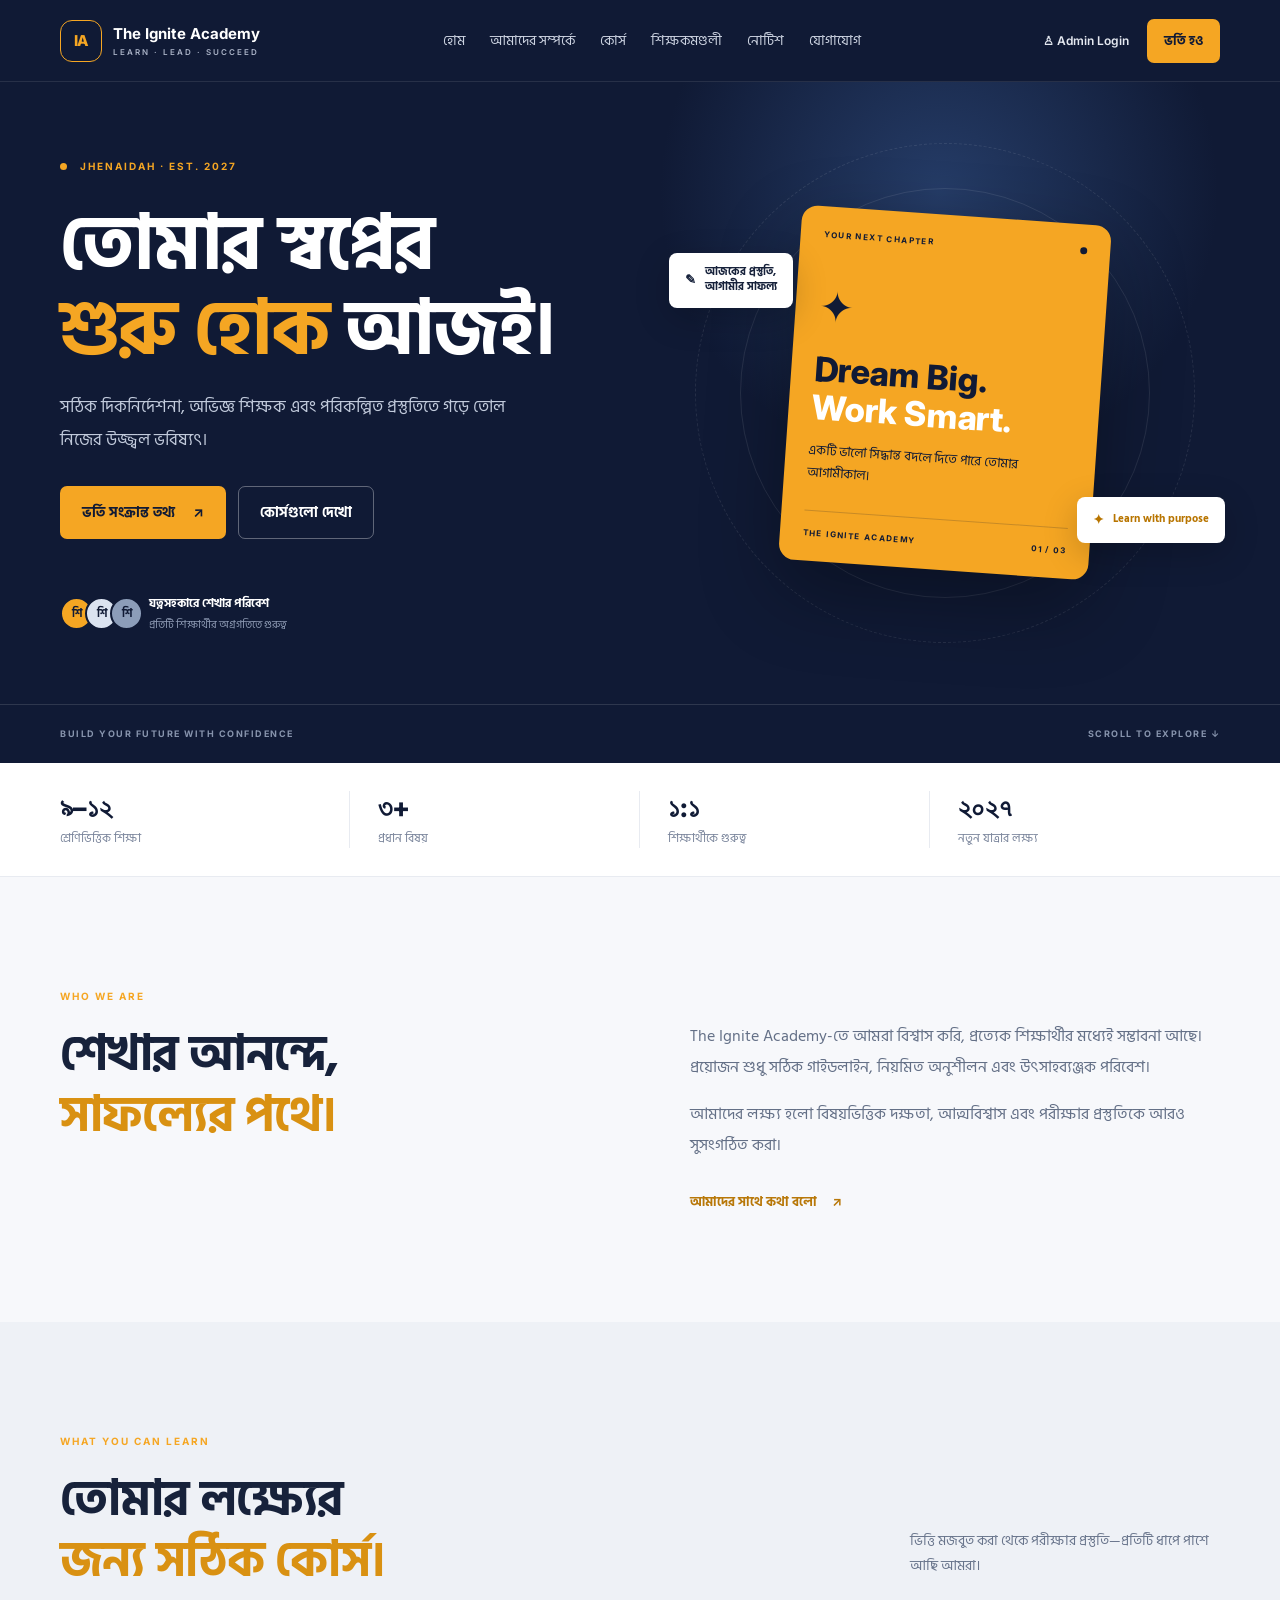
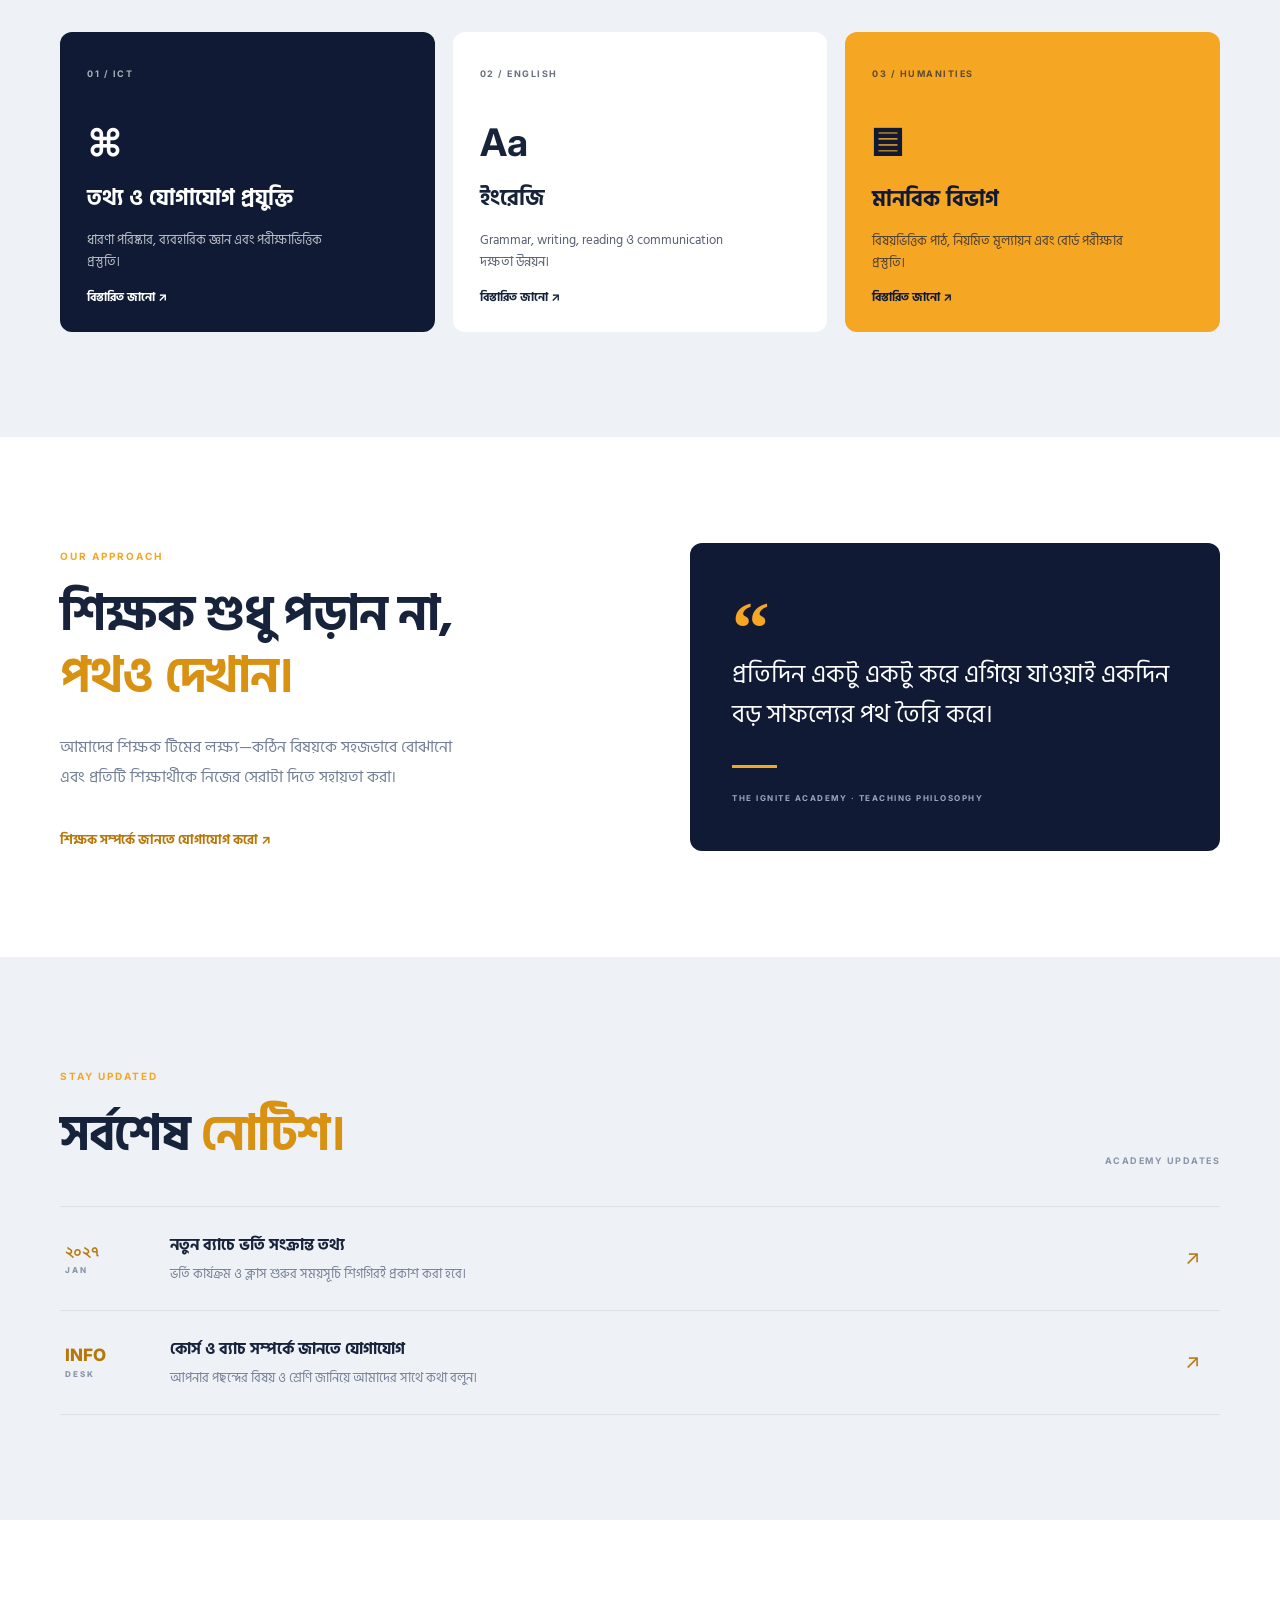
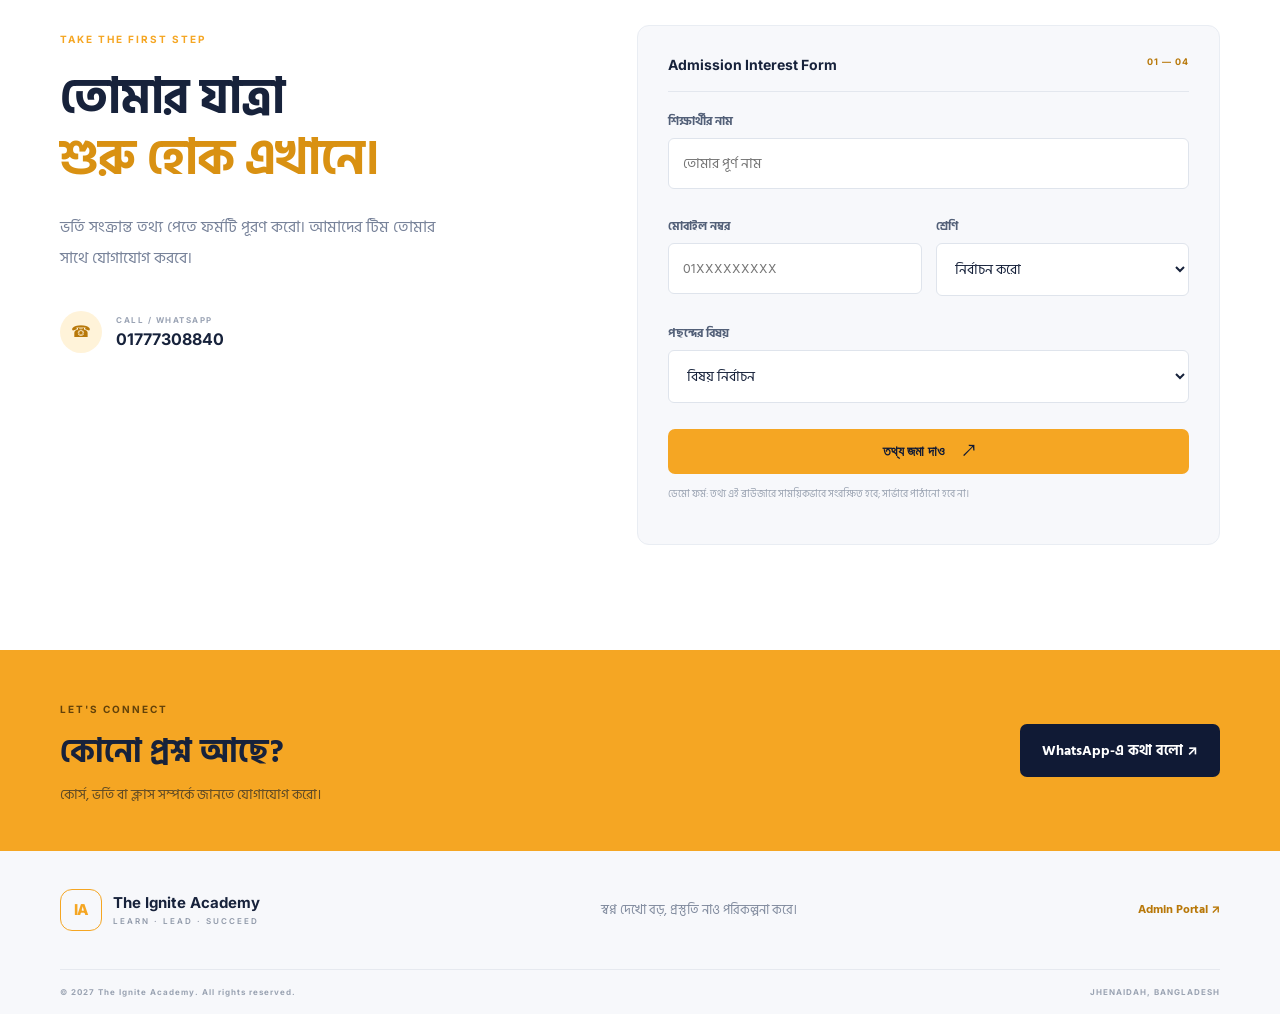
<file: index.html>
<!DOCTYPE html>
<html lang="bn">
<head>
  <meta charset="UTF-8"><meta name="viewport" content="width=device-width, initial-scale=1.0">
  <meta name="description" content="The Ignite Academy — Learn, Lead, Succeed. Quality coaching for Classes 9–12 in Jhenaidah.">
  <title>The Ignite Academy | Learn, Lead, Succeed</title>
  <link rel="preconnect" href="https://fonts.googleapis.com"><link rel="preconnect" href="https://fonts.gstatic.com" crossorigin>
  <link href="https://fonts.googleapis.com/css2?family=Hind+Siliguri:wght@400;500;600;700&family=Inter:wght@400;500;600;700;800&display=swap" rel="stylesheet">
  <link rel="stylesheet" href="style.css">
</head>
<body>
<header class="site-header">
  <a class="brand" href="#home"><span class="brand-mark">IA</span><span><b>The Ignite Academy</b><small>LEARN · LEAD · SUCCEED</small></span></a>
  <button class="menu-toggle" id="menuToggle" aria-label="Open menu">☰</button>
  <nav id="mainNav"><a href="#home">হোম</a><a href="#about">আমাদের সম্পর্কে</a><a href="#courses">কোর্স</a><a href="#teachers">শিক্ষকমণ্ডলী</a><a href="#notices">নোটিশ</a><a href="#contact">যোগাযোগ</a></nav>
  <div class="header-actions"><a class="admin-link" href="admin.html">♙ Admin Login</a><a class="btn btn-gold btn-small" href="#admission">ভর্তি হও</a></div>
</header>
<main>
<section class="hero" id="home">
 <div class="hero-glow"></div><div class="container hero-grid">
  <div class="hero-copy"><span class="eyebrow"><i></i> JHENAIDAH · EST. 2027</span>
   <h1>তোমার স্বপ্নের<br><em>শুরু হোক</em> আজই।</h1>
   <p>সঠিক দিকনির্দেশনা, অভিজ্ঞ শিক্ষক এবং পরিকল্পিত প্রস্তুতিতে গড়ে তোল নিজের উজ্জ্বল ভবিষ্যৎ।</p>
   <div class="hero-actions"><a class="btn btn-gold" href="#admission">ভর্তি সংক্রান্ত তথ্য <span>↗</span></a><a class="btn btn-outline" href="#courses">কোর্সগুলো দেখো</a></div>
   <div class="hero-proof"><div class="avatar-stack"><span>শি</span><span>শি</span><span>শি</span></div><div><b>যত্নসহকারে শেখার পরিবেশ</b><small>প্রতিটি শিক্ষার্থীর অগ্রগতিতে গুরুত্ব</small></div></div>
  </div>
  <div class="hero-art"><div class="orbit orbit-one"></div><div class="orbit orbit-two"></div><div class="art-card"><div class="art-top"><span>YOUR NEXT CHAPTER</span><span class="live-dot"></span></div><div class="book-icon">✦</div><h3>Dream Big.<br><span>Work Smart.</span></h3><p>একটি ভালো সিদ্ধান্ত বদলে দিতে পারে তোমার আগামীকাল।</p><div class="art-bottom"><span>THE IGNITE ACADEMY</span><b>01 / 03</b></div></div><div class="floating-note note-one">✎ <span>আজকের প্রস্তুতি,<br>আগামীর সাফল্য</span></div><div class="floating-note note-two">✦ <span>Learn with purpose</span></div></div>
 </div>
 <div class="hero-footer"><div class="container footer-inner"><span>BUILD YOUR FUTURE WITH CONFIDENCE</span><span>SCROLL TO EXPLORE ↓</span></div></div>
</section>
<section class="stats-strip"><div class="container stats-grid"><div><b>৯–১২</b><span>শ্রেণিভিত্তিক শিক্ষা</span></div><div><b>৩+</b><span>প্রধান বিষয়</span></div><div><b>১:১</b><span>শিক্ষার্থীকে গুরুত্ব</span></div><div><b>২০২৭</b><span>নতুন যাত্রার লক্ষ্য</span></div></div></section>
<section class="section" id="about"><div class="container two-col"><div><span class="section-kicker">WHO WE ARE</span><h2 class="section-title">শেখার আনন্দে,<br><em>সাফল্যের পথে।</em></h2></div><div class="about-text"><p>The Ignite Academy-তে আমরা বিশ্বাস করি, প্রত্যেক শিক্ষার্থীর মধ্যেই সম্ভাবনা আছে। প্রয়োজন শুধু সঠিক গাইডলাইন, নিয়মিত অনুশীলন এবং উৎসাহব্যঞ্জক পরিবেশ।</p><p>আমাদের লক্ষ্য হলো বিষয়ভিত্তিক দক্ষতা, আত্মবিশ্বাস এবং পরীক্ষার প্রস্তুতিকে আরও সুসংগঠিত করা।</p><a class="text-link" href="#contact">আমাদের সাথে কথা বলো <span>↗</span></a></div></div></section>
<section class="section courses-section" id="courses"><div class="container"><div class="section-heading"><div><span class="section-kicker">WHAT YOU CAN LEARN</span><h2 class="section-title">তোমার লক্ষ্যের<br><em>জন্য সঠিক কোর্স।</em></h2></div><p>ভিত্তি মজবুত করা থেকে পরীক্ষার প্রস্তুতি—প্রতিটি ধাপে পাশে আছি আমরা।</p></div>
 <div class="course-grid">
  <article class="course-card course-dark"><span class="course-number">01 / ICT</span><div class="course-symbol">⌘</div><h3>তথ্য ও যোগাযোগ প্রযুক্তি</h3><p>ধারণা পরিষ্কার, ব্যবহারিক জ্ঞান এবং পরীক্ষাভিত্তিক প্রস্তুতি।</p><a href="#admission">বিস্তারিত জানো ↗</a></article>
  <article class="course-card course-light"><span class="course-number">02 / ENGLISH</span><div class="course-symbol">Aa</div><h3>ইংরেজি</h3><p>Grammar, writing, reading ও communication দক্ষতা উন্নয়ন।</p><a href="#admission">বিস্তারিত জানো ↗</a></article>
  <article class="course-card course-gold"><span class="course-number">03 / HUMANITIES</span><div class="course-symbol">▤</div><h3>মানবিক বিভাগ</h3><p>বিষয়ভিত্তিক পাঠ, নিয়মিত মূল্যায়ন এবং বোর্ড পরীক্ষার প্রস্তুতি।</p><a href="#admission">বিস্তারিত জানো ↗</a></article>
 </div></div></section>
<section class="section teachers-section" id="teachers"><div class="container teacher-layout"><div><span class="section-kicker">OUR APPROACH</span><h2 class="section-title">শিক্ষক শুধু পড়ান না,<br><em>পথও দেখান।</em></h2><p class="muted">আমাদের শিক্ষক টিমের লক্ষ্য—কঠিন বিষয়কে সহজভাবে বোঝানো এবং প্রতিটি শিক্ষার্থীকে নিজের সেরাটা দিতে সহায়তা করা।</p><a class="text-link" href="#contact">শিক্ষক সম্পর্কে জানতে যোগাযোগ করো ↗</a></div><div class="teacher-quote"><div class="quote-mark">“</div><blockquote>প্রতিদিন একটু একটু করে এগিয়ে যাওয়াই একদিন বড় সাফল্যের পথ তৈরি করে।</blockquote><div class="quote-line"></div><span>THE IGNITE ACADEMY · TEACHING PHILOSOPHY</span></div></div></section>
<section class="section notices-section" id="notices"><div class="container"><div class="section-heading"><div><span class="section-kicker">STAY UPDATED</span><h2 class="section-title">সর্বশেষ <em>নোটিশ।</em></h2></div><span class="notice-tag">ACADEMY UPDATES</span></div><div class="notice-list"><div class="notice-item"><span class="notice-date">২০২৭ <small>JAN</small></span><div><b>নতুন ব্যাচে ভর্তি সংক্রান্ত তথ্য</b><p>ভর্তি কার্যক্রম ও ক্লাস শুরুর সময়সূচি শিগগিরই প্রকাশ করা হবে।</p></div><span class="notice-arrow">↗</span></div><div class="notice-item"><span class="notice-date">INFO <small>DESK</small></span><div><b>কোর্স ও ব্যাচ সম্পর্কে জানতে যোগাযোগ</b><p>আপনার পছন্দের বিষয় ও শ্রেণি জানিয়ে আমাদের সাথে কথা বলুন।</p></div><span class="notice-arrow">↗</span></div></div></div></section>
<section class="section admission-section" id="admission"><div class="container admission-grid"><div><span class="section-kicker">TAKE THE FIRST STEP</span><h2 class="section-title">তোমার যাত্রা<br><em>শুরু হোক এখানে।</em></h2><p>ভর্তি সংক্রান্ত তথ্য পেতে ফর্মটি পূরণ করো। আমাদের টিম তোমার সাথে যোগাযোগ করবে।</p><div class="contact-mini"><span>☎</span><div><small>CALL / WHATSAPP</small><b>01777308840</b></div></div></div>
<form class="admission-form" id="admissionForm"><div class="form-title"><b>Admission Interest Form</b><span>01 — 04</span></div><label>শিক্ষার্থীর নাম<input name="name" required placeholder="তোমার পূর্ণ নাম"></label><div class="form-row"><label>মোবাইল নম্বর<input name="phone" required type="tel" placeholder="01XXXXXXXXX"></label><label>শ্রেণি<select name="class" required><option value="">নির্বাচন করো</option><option>Class 9</option><option>Class 10</option><option>Class 11</option><option>Class 12</option></select></label></div><label>পছন্দের বিষয়<select name="course" required><option value="">বিষয় নির্বাচন</option><option>ICT</option><option>English</option><option>Humanities</option></select></label><button class="btn btn-gold form-submit" type="submit">তথ্য জমা দাও <span>↗</span></button><small class="form-note">ডেমো ফর্ম: তথ্য এই ব্রাউজারে সাময়িকভাবে সংরক্ষিত হবে; সার্ভারে পাঠানো হবে না।</small><p id="formMessage" class="form-message" aria-live="polite"></p></form></div></section>
<section class="contact-band" id="contact"><div class="container contact-band-inner"><div><span class="section-kicker">LET'S CONNECT</span><h2>কোনো প্রশ্ন আছে?</h2><p>কোর্স, ভর্তি বা ক্লাস সম্পর্কে জানতে যোগাযোগ করো।</p></div><a class="btn btn-dark" href="https://wa.me/8801777308840" target="_blank" rel="noopener">WhatsApp-এ কথা বলো ↗</a></div></section>
</main>
<footer><div class="container footer-main"><a class="brand brand-footer" href="#home"><span class="brand-mark">IA</span><span><b>The Ignite Academy</b><small>LEARN · LEAD · SUCCEED</small></span></a><p>স্বপ্ন দেখো বড়, প্রস্তুতি নাও পরিকল্পনা করে।</p><a href="admin.html">Admin Portal ↗</a></div><div class="container footer-bottom"><span>© 2027 The Ignite Academy. All rights reserved.</span><span>JHENAIDAH, BANGLADESH</span></div></footer>
<script src="script.js"></script>
</body></html>
</file>
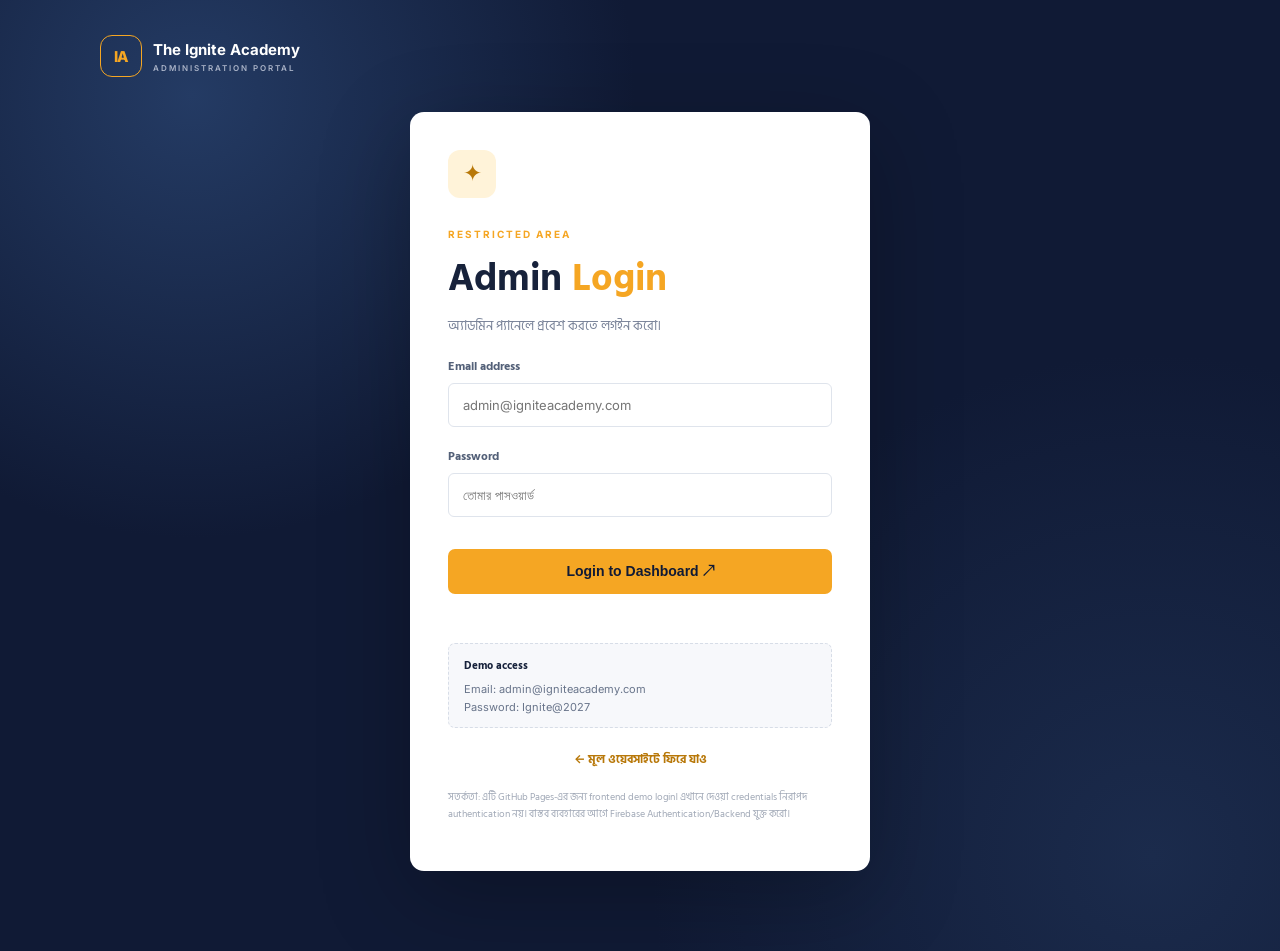
<file: admin.html>
<!DOCTYPE html>
<html lang="bn"><head><meta charset="UTF-8"><meta name="viewport" content="width=device-width, initial-scale=1.0"><title>Admin Portal | The Ignite Academy</title><link rel="preconnect" href="https://fonts.googleapis.com"><link href="https://fonts.googleapis.com/css2?family=Hind+Siliguri:wght@400;500;600;700&family=Inter:wght@400;500;600;700;800&display=swap" rel="stylesheet"><link rel="stylesheet" href="style.css"></head>
<body class="admin-page"><div class="admin-shell"><a class="brand admin-brand" href="index.html"><span class="brand-mark">IA</span><span><b>The Ignite Academy</b><small>ADMINISTRATION PORTAL</small></span></a>
<section class="login-card" id="loginCard"><div class="login-icon">✦</div><span class="section-kicker">RESTRICTED AREA</span><h1>Admin <em>Login</em></h1><p>অ্যাডমিন প্যানেলে প্রবেশ করতে লগইন করো।</p><form id="loginForm"><label>Email address<input type="email" id="email" placeholder="admin@igniteacademy.com" required></label><label>Password<input type="password" id="password" placeholder="তোমার পাসওয়ার্ড" required></label><button class="btn btn-gold form-submit" type="submit">Login to Dashboard ↗</button><p class="login-error" id="loginError" aria-live="polite"></p></form><div class="demo-credentials"><b>Demo access</b><span>Email: admin@igniteacademy.com</span><span>Password: Ignite@2027</span></div><a class="back-home" href="index.html">← মূল ওয়েবসাইটে ফিরে যাও</a><p class="security-note">সতর্কতা: এটি GitHub Pages-এর জন্য frontend demo login। এখানে দেওয়া credentials নিরাপদ authentication নয়। বাস্তব ব্যবহারের আগে Firebase Authentication/Backend যুক্ত করো।</p></section>
<section class="dashboard" id="dashboard" hidden><div class="dash-top"><div><span class="section-kicker">OVERVIEW</span><h1>স্বাগতম, <em>Admin!</em></h1><p>তোমার একাডেমির ডেমো ড্যাশবোর্ড।</p></div><button class="btn btn-outline" id="logoutBtn">Logout ↗</button></div><div class="dash-stats"><div><small>TOTAL STUDENTS</small><b>৫০</b><span>প্রাথমিক লক্ষ্য</span></div><div><small>ACTIVE COURSES</small><b>০৩</b><span>ICT · English · Humanities</span></div><div><small>NEW APPLICATIONS</small><b id="applicationCount">০</b><span>এই ব্রাউজারে জমা</span></div></div><div class="dash-panel"><div class="panel-heading"><div><span class="section-kicker">ADMISSION INQUIRIES</span><h2>সাম্প্রতিক আবেদন</h2></div><button class="text-button" id="clearApps">Clear demo data</button></div><div class="table-wrap"><table><thead><tr><th>নাম</th><th>মোবাইল</th><th>শ্রেণি</th><th>বিষয়</th></tr></thead><tbody id="applicationsTable"><tr><td colspan="4" class="empty-row">এখনো কোনো আবেদন নেই। মূল ওয়েবসাইটের ফর্ম থেকে ডেমো আবেদন জমা দাও।</td></tr></tbody></table></div></div><div class="dash-foot">Demo dashboard · Data is stored locally in this browser only.</div></section></div><script src="admin.js"></script></body></html>
</file>
<file: style.css>
*{box-sizing:border-box}html{scroll-behavior:smooth}body{margin:0;background:#f7f8fb;color:#17223b;font-family:"Hind Siliguri",Inter,sans-serif}a{color:inherit;text-decoration:none}.container{width:min(1160px,calc(100% - 48px));margin:auto}.site-header{height:82px;padding:0 max(24px,calc((100% - 1160px)/2));display:flex;align-items:center;justify-content:space-between;background:#101a35;color:#fff;position:sticky;top:0;z-index:20;border-bottom:1px solid #ffffff18}.brand{display:flex;align-items:center;gap:11px;color:#fff}.brand-mark{width:42px;height:42px;border:1px solid #f5a623;border-radius:12px;display:grid;place-items:center;color:#f5a623;font:800 15px Inter;letter-spacing:-1px}.brand b{display:block;font:700 15px Inter}.brand small{display:block;font:600 8px Inter;letter-spacing:2px;color:#aab3c7;margin-top:4px}.site-header nav{display:flex;gap:25px;font-size:14px;color:#cbd2e0}.site-header nav a:hover,.admin-link:hover{color:#f5a623}.header-actions{display:flex;align-items:center;gap:18px}.admin-link{font:600 12px Inter;color:#e5e9f1}.btn{display:inline-flex;align-items:center;justify-content:center;gap:18px;padding:14px 21px;border-radius:7px;font-weight:700;font-size:14px;border:1px solid transparent;transition:.2s;cursor:pointer}.btn:hover{transform:translateY(-2px)}.btn-gold{background:#f5a623;color:#101a35}.btn-small{padding:10px 16px;font-size:13px}.btn-outline{border-color:#ffffff55;color:#fff;background:transparent}.btn-dark{background:#101a35;color:white}.menu-toggle{display:none;background:none;border:0;color:white;font-size:24px}.hero{background:#101a35;color:white;position:relative;overflow:hidden;min-height:620px}.hero-glow{position:absolute;width:580px;height:580px;right:4%;top:-180px;background:radial-gradient(circle,#253c67 0,transparent 68%);pointer-events:none}.hero-grid{display:grid;grid-template-columns:1.05fr .95fr;align-items:center;min-height:550px;position:relative;z-index:1}.hero-copy{padding:70px 0}.eyebrow,.section-kicker{font:700 10px Inter;letter-spacing:2px;color:#f5a623}.eyebrow i{display:inline-block;width:7px;height:7px;border-radius:50%;background:#f5a623;margin-right:9px}.hero h1{font-size:clamp(48px,6vw,76px);line-height:1.12;letter-spacing:-1.8px;margin:25px 0 18px;font-weight:700}.hero h1 em,.section-title em,.login-card h1 em,.dash-top h1 em{font-style:normal;color:#f5a623}.hero-copy>p{max-width:470px;color:#c1cadb;font-size:17px;line-height:1.9}.hero-actions{display:flex;gap:12px;margin-top:30px}.hero-proof{display:flex;align-items:center;gap:14px;margin-top:55px}.avatar-stack{display:flex}.avatar-stack span{width:33px;height:33px;border-radius:50%;background:#f5a623;color:#101a35;display:grid;place-items:center;border:2px solid #101a35;margin-right:-8px;font-size:11px;font-weight:700}.avatar-stack span:nth-child(2){background:#dbe3f0}.avatar-stack span:nth-child(3){background:#8c9db9}.hero-proof b,.hero-proof small{display:block}.hero-proof b{font-size:12px}.hero-proof small{font-size:11px;color:#8e9bb4;margin-top:3px}.hero-art{height:460px;display:grid;place-items:center;position:relative}.orbit{position:absolute;border:1px solid #ffffff18;border-radius:50%;width:410px;height:410px}.orbit-two{width:500px;height:500px;border-style:dashed;transform:rotate(25deg)}.art-card{width:310px;min-height:340px;background:#f5a623;color:#101a35;border-radius:16px;padding:23px;position:relative;z-index:1;box-shadow:0 30px 80px #0005;transform:rotate(4deg)}.art-top,.art-bottom{display:flex;justify-content:space-between;font:700 8px Inter;letter-spacing:1.4px}.live-dot{width:7px;height:7px;border-radius:50%;background:#101a35}.book-icon{font-size:42px;margin-top:35px}.art-card h3{font:800 34px/1.12 Inter;margin:8px 0}.art-card h3 span{color:#fff}.art-card p{font-size:13px;line-height:1.7;max-width:220px}.art-bottom{border-top:1px solid #101a3533;padding-top:17px;margin-top:27px}.floating-note{position:absolute;background:white;color:#17223b;padding:12px 16px;border-radius:8px;box-shadow:0 10px 35px #0003;z-index:2;font-weight:700;display:flex;gap:9px;align-items:center;font-size:13px}.floating-note span{font-size:11px;line-height:1.4}.note-one{left:0;top:90px}.note-two{right:-5px;bottom:80px;color:#b87500}.hero-footer{border-top:1px solid #ffffff20}.footer-inner{height:58px;display:flex;align-items:center;justify-content:space-between;color:#8794ad;font:700 9px Inter;letter-spacing:1.5px}.stats-strip{background:#fff;border-bottom:1px solid #e8ebf1}.stats-grid{display:grid;grid-template-columns:repeat(4,1fr);padding:28px 0}.stats-grid>div{padding:0 28px;border-right:1px solid #e8ebf1}.stats-grid>div:first-child{padding-left:0}.stats-grid>div:last-child{border:0}.stats-grid b,.stats-grid span{display:block}.stats-grid b{font:800 27px Inter;color:#101a35}.stats-grid span{font-size:12px;color:#78839a;margin-top:5px}.section{padding:105px 0}.two-col{display:grid;grid-template-columns:1fr 1fr;gap:100px}.section-title{font-size:clamp(34px,4vw,49px);line-height:1.25;margin:17px 0 0;letter-spacing:-.8px}.section-title em{color:#d99112}.about-text{padding-top:23px;color:#647087;font-size:16px;line-height:1.95}.text-link{display:inline-flex;gap:15px;color:#b87809;font-weight:700;font-size:13px;margin-top:12px}.courses-section{background:#eef1f6}.section-heading{display:flex;justify-content:space-between;align-items:end;margin-bottom:40px}.section-heading>p{max-width:310px;color:#69758c;line-height:1.8;font-size:14px}.course-grid{display:grid;grid-template-columns:repeat(3,1fr);gap:18px}.course-card{min-height:300px;padding:27px;border-radius:12px;position:relative;overflow:hidden}.course-dark{background:#101a35;color:white}.course-light{background:white;color:#17223b}.course-gold{background:#f5a623;color:#101a35}.course-number{font:700 9px Inter;letter-spacing:1.5px;opacity:.65}.course-symbol{font:700 38px Inter;margin-top:34px}.course-card h3{font-size:22px;margin:15px 0 7px}.course-card p{font-size:13px;line-height:1.7;opacity:.72;max-width:260px}.course-card>a{position:absolute;bottom:25px;font-size:12px;font-weight:700}.teachers-section{background:#fff}.teacher-layout{display:grid;grid-template-columns:1fr 1fr;gap:100px;align-items:center}.muted{color:#758096;line-height:1.9;max-width:420px;margin:24px 0}.teacher-quote{background:#101a35;color:white;padding:42px;border-radius:12px;min-height:280px;position:relative}.quote-mark{font:800 75px Georgia;color:#f5a623;height:55px}.teacher-quote blockquote{font-size:25px;line-height:1.6;margin:15px 0 30px}.quote-line{width:45px;height:3px;background:#f5a623;margin-bottom:15px}.teacher-quote>span{font:700 8px Inter;letter-spacing:1.5px;color:#9ba8bf}.notices-section{background:#eef1f6}.notice-tag{font:700 9px Inter;letter-spacing:1.5px;color:#8a94a8}.notice-list{border-top:1px solid #dce1e9}.notice-item{display:grid;grid-template-columns:80px 1fr 30px;gap:25px;align-items:center;padding:25px 5px;border-bottom:1px solid #dce1e9}.notice-date{font:800 17px Inter;color:#b87809}.notice-date small{display:block;font-size:8px;letter-spacing:2px;color:#8b95a8;margin-top:4px}.notice-item b{font-size:16px}.notice-item p{margin:5px 0 0;color:#778197;font-size:13px}.notice-arrow{font-size:20px;color:#b87809}.admission-section{background:#fff}.admission-grid{display:grid;grid-template-columns:.9fr 1.1fr;gap:100px;align-items:start}.admission-grid>div>p{color:#78839a;line-height:1.9;max-width:390px;margin-top:22px}.contact-mini{display:flex;align-items:center;gap:14px;margin-top:38px}.contact-mini>span{width:42px;height:42px;border-radius:50%;background:#fff3d9;color:#b87809;display:grid;place-items:center}.contact-mini small,.contact-mini b{display:block}.contact-mini small{font:700 8px Inter;letter-spacing:1.5px;color:#9aa3b4}.contact-mini b{font:700 16px Inter;margin-top:4px}.admission-form{background:#f7f8fb;border:1px solid #e9edf3;padding:30px;border-radius:12px}.form-title{display:flex;justify-content:space-between;border-bottom:1px solid #e3e7ee;padding-bottom:18px;margin-bottom:20px}.form-title b{font:700 14px Inter}.form-title span{font:700 9px Inter;color:#b87809;letter-spacing:1px}.admission-form label,.login-card label{display:block;font-size:12px;font-weight:700;color:#536078;margin:14px 0}.admission-form input,.admission-form select,.login-card input{width:100%;margin-top:7px;padding:13px 14px;border:1px solid #dfe4ec;border-radius:6px;background:#fff;color:#17223b;font:14px "Hind Siliguri",sans-serif;outline:none}.admission-form input:focus,.admission-form select:focus,.login-card input:focus{border-color:#e3a02b;box-shadow:0 0 0 3px #f5a62322}.form-row{display:grid;grid-template-columns:1fr 1fr;gap:14px}.form-submit{width:100%;margin-top:12px;border:0}.form-note{display:block;color:#98a1b0;font-size:10px;margin-top:12px;line-height:1.6}.form-message{color:#26734d;font-size:12px;margin-bottom:0}.contact-band{background:#f5a623;padding:45px 0}.contact-band-inner{display:flex;align-items:center;justify-content:space-between}.contact-band .section-kicker{color:#63420a}.contact-band h2{font-size:32px;margin:5px 0}.contact-band p{margin:0;color:#604b25;font-size:14px}.footer-main{display:flex;align-items:center;justify-content:space-between;padding:35px 0}.brand-footer{color:#17223b}.brand-footer small{color:#9099a9}.footer-main>p{color:#818b9e;font-size:13px}.footer-main>a:last-child{font-size:12px;font-weight:700;color:#b87809}.footer-bottom{border-top:1px solid #e6e9ef;padding:17px 0;display:flex;justify-content:space-between;color:#9aa3b2;font:700 8px Inter;letter-spacing:1px}
.admin-page{min-height:100vh;background:#101a35;padding:35px 20px;background-image:radial-gradient(circle at 15% 10%,#243b64 0,transparent 32%),radial-gradient(circle at 90% 90%,#1b2b4c 0,transparent 35%)}.admin-shell{max-width:1080px;margin:auto}.admin-brand{margin-bottom:35px}.login-card{width:min(460px,100%);margin:20px auto 45px;background:#fff;border-radius:14px;padding:38px;box-shadow:0 25px 90px #0004}.login-icon{width:48px;height:48px;border-radius:12px;background:#fff3d9;color:#b87809;display:grid;place-items:center;font-size:23px;margin-bottom:22px}.login-card h1,.dash-top h1{font-size:38px;line-height:1.2;margin:10px 0}.login-card>p{color:#778197;font-size:13px}.login-card label{margin:20px 0}.login-card input{font-family:Inter,sans-serif;font-size:13px}.demo-credentials{background:#f7f8fb;border:1px dashed #d7dde7;border-radius:7px;padding:13px 15px;margin-top:22px}.demo-credentials b,.demo-credentials span{display:block}.demo-credentials b{font-size:11px;margin-bottom:7px}.demo-credentials span{font:11px Inter;color:#68748a;margin-top:4px}.back-home{display:block;text-align:center;color:#b87809;font-size:12px;font-weight:700;margin-top:22px}.security-note{font-size:10px!important;line-height:1.7;color:#a0a8b6!important;margin-top:20px!important}.login-error{color:#b42318;font-size:12px;min-height:15px}.dashboard{background:#f7f8fb;border-radius:14px;padding:35px}.dash-top{display:flex;justify-content:space-between;align-items:center}.dash-top h1{color:#17223b}.dash-top p{color:#7b8599;font-size:13px}.dash-top .btn-outline{color:#17223b;border-color:#d7dde7}.dash-stats{display:grid;grid-template-columns:repeat(3,1fr);gap:15px;margin:30px 0}.dash-stats>div,.dash-panel{background:#fff;border:1px solid #e8ebf1;border-radius:10px;padding:22px}.dash-stats small,.dash-stats b,.dash-stats span{display:block}.dash-stats small{font:700 9px Inter;letter-spacing:1px;color:#8b95a8}.dash-stats b{font:800 30px Inter;margin:12px 0 4px}.dash-stats span{font-size:11px;color:#8791a4}.panel-heading{display:flex;justify-content:space-between;align-items:center;margin-bottom:20px}.panel-heading h2{font-size:22px;margin:7px 0}.text-button{border:0;background:none;color:#b87809;font-weight:700;cursor:pointer}.table-wrap{overflow:auto}table{width:100%;border-collapse:collapse;text-align:left;font-size:12px}th{color:#8b95a8;font:700 9px Inter;letter-spacing:1px;padding:12px;border-bottom:1px solid #e8ebf1}td{padding:14px 12px;border-bottom:1px solid #eef0f4}.empty-row{text-align:center;color:#929bad}.dash-foot{text-align:center;color:#9aa3b2;font:10px Inter;margin-top:20px}.admin-page [hidden]{display:none!important}
@media(max-width:900px){.site-header nav{gap:12px;font-size:12px}.header-actions{gap:10px}.hero-grid{grid-template-columns:1fr 1fr}.hero-art{transform:scale(.85)}.two-col,.teacher-layout,.admission-grid{gap:45px}.section{padding:80px 0}}
@media(max-width:700px){.site-header{height:70px;padding:0 20px}.menu-toggle{display:block;order:3}.site-header nav{display:none;position:absolute;top:70px;left:0;right:0;background:#101a35;padding:18px 24px 24px;flex-direction:column;gap:17px}.site-header nav.open{display:flex}.header-actions{margin-left:auto;margin-right:15px}.header-actions .btn{display:none}.admin-link{font-size:10px}.brand b{font-size:12px}.brand-mark{width:37px;height:37px}.hero-grid{grid-template-columns:1fr}.hero-copy{padding:65px 0 15px}.hero h1{font-size:54px}.hero-art{height:390px;transform:scale(.82);margin-top:-10px}.hero-footer .footer-inner{font-size:7px}.stats-grid{grid-template-columns:1fr 1fr;row-gap:24px}.stats-grid>div{padding:0 15px;border:0}.stats-grid>div:nth-child(odd){padding-left:0}.two-col,.teacher-layout,.admission-grid{grid-template-columns:1fr;gap:25px}.section{padding:68px 0}.section-heading{display:block}.section-heading>p{margin-top:18px}.course-grid{grid-template-columns:1fr}.course-card{min-height:270px}.teacher-quote{padding:30px}.notice-item{grid-template-columns:60px 1fr 20px;gap:12px}.notice-item b{font-size:14px}.admission-form{padding:22px}.contact-band-inner{display:block}.contact-band .btn{margin-top:22px}.footer-main{flex-wrap:wrap;gap:18px}.footer-main>p{width:100%;order:3}.footer-bottom{font-size:7px}.login-card{padding:27px 22px}.dashboard{padding:20px}.dash-stats{grid-template-columns:1fr}.dash-top{align-items:flex-start}.dash-top h1{font-size:30px}.dash-top .btn{padding:9px 12px}.form-row{grid-template-columns:1fr;gap:0}}
</file>
